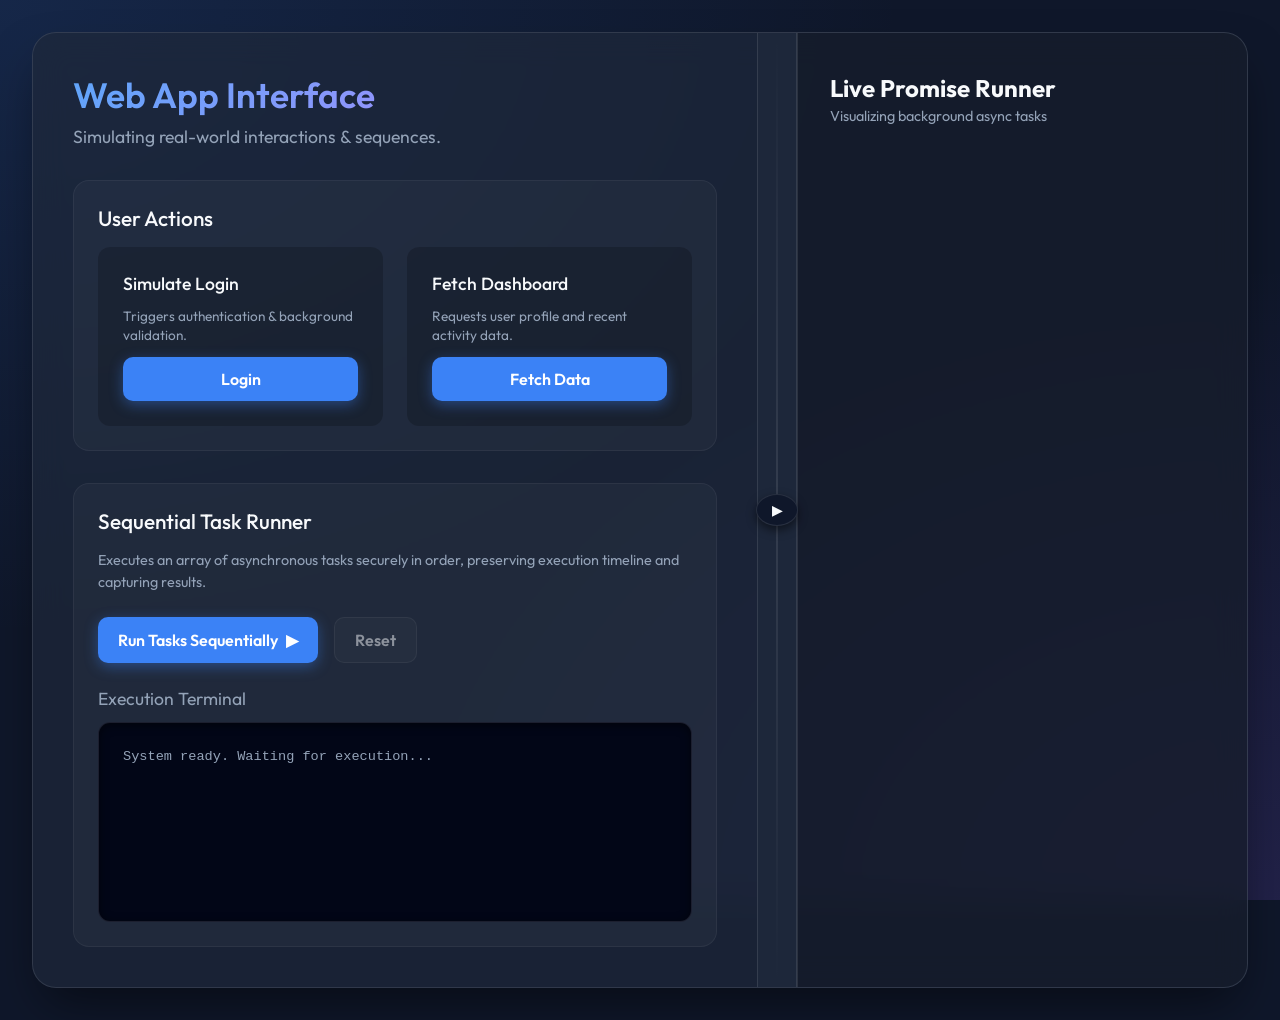
<file: runner.html>
<!DOCTYPE html>
<html lang="en">

<head>
    <meta charset="UTF-8">
    <meta name="viewport" content="width=device-width, initial-scale=1.0">
    <title>Promise-Based Sequence Runner</title>
    <meta name="description" content="Sequential Async Execution Demonstration">
    <link rel="stylesheet" href="runner.css">
    <link href="https://fonts.googleapis.com/css2?family=Outfit:wght@300;400;600&display=swap" rel="stylesheet">
</head>

<body>
    <div class="app-container split-layout">

        <main class="left-panel">
            <header class="app-header">
                <h1>Web App Interface</h1>
                <p>Simulating real-world interactions & sequences.</p>
            </header>

            <section class="interaction-section box-panel">
                <h2>User Actions</h2>
                <div class="action-grid">
                    <div class="action-card">
                        <h3>Simulate Login</h3>
                        <p>Triggers authentication & background validation.</p>
                        <button id="login-btn" class="primary-btn">
                            <span class="btn-text">Login</span>
                        </button>
                    </div>
                    <div class="action-card">
                        <h3>Fetch Dashboard</h3>
                        <p>Requests user profile and recent activity data.</p>
                        <button id="fetch-data-btn" class="primary-btn">
                            <span class="btn-text">Fetch Data</span>
                        </button>
                    </div>
                </div>
            </section>

            <section class="assignment-section box-panel">
                <h2>Sequential Task Runner</h2>
                <p class="section-desc">Executes an array of asynchronous tasks securely in order, preserving execution
                    timeline and capturing results.</p>
                <div class="controls">
                    <button id="run-btn" class="primary-btn">
                        <span class="btn-text">Run Tasks Sequentially</span>
                        <span class="btn-icon">▶</span>
                    </button>
                    <button id="reset-btn" class="secondary-btn" disabled>
                        <span class="btn-text">Reset</span>
                    </button>
                </div>

                <div class="results-panel">
                    <h3>Execution Terminal</h3>
                    <div class="terminal" id="terminal-output">
                        <p class="log-entry system">System ready. Waiting for execution...</p>
                    </div>
                </div>
            </section>
        </main>

        <div class="divider-container" id="panel-divider">
            <button id="toggle-runner-btn" class="toggle-btn" title="Toggle Live Runner">
                <span class="toggle-icon">▶</span>
            </button>
            <div class="divider-line"></div>
        </div>

        <aside class="right-panel visualizer" id="live-runner-panel">
            <div class="panel-header">
                <h2>Live Promise Runner</h2>
                <p>Visualizing background async tasks</p>
            </div>
            <div class="task-list" id="task-list">
            </div>
        </aside>

    </div>
    <script src="runner.js"></script>
</body>

</html>
</file>
<file: runner.css>
:root {
    --bg-color: #0f172a;
    --panel-bg: rgba(30, 41, 59, 0.7);
    --border-color: rgba(255, 255, 255, 0.1);
    --text-primary: #f8fafc;
    --text-secondary: #94a3b8;
    --accent-color: #3b82f6;
    --accent-hover: #2563eb;
    --success-color: #10b981;
    --error-color: #ef4444;
    --warning-color: #f59e0b;
    --task-pending: rgba(59, 130, 246, 0.1);
    --task-active: rgba(59, 130, 246, 0.3);
    --task-done: rgba(16, 185, 129, 0.2);
    --task-failed: rgba(239, 68, 68, 0.2);
}

* {
    box-sizing: border-box;
    margin: 0;
    padding: 0;
}

body {
    font-family: 'Outfit', sans-serif;
    background-color: var(--bg-color);
    background-image:
        radial-gradient(at 0% 0%, rgba(59, 130, 246, 0.15) 0px, transparent 50%),
        radial-gradient(at 100% 100%, rgba(139, 92, 246, 0.15) 0px, transparent 50%);
    background-attachment: fixed;
    color: var(--text-primary);
    min-height: 100vh;
    display: flex;
    justify-content: center;
    padding: 2rem;
}

.app-container {
    width: 100%;
    max-width: 1300px;
    background: var(--panel-bg);
    border: 1px solid var(--border-color);
    border-radius: 24px;
    backdrop-filter: blur(16px);
    box-shadow: 0 25px 50px -12px rgba(0, 0, 0, 0.5);
    display: flex;
    flex-direction: row;
    align-items: stretch;
    overflow: hidden;
}

.left-panel {
    flex: 1;
    padding: 2.5rem;
    display: flex;
    flex-direction: column;
    gap: 2rem;
    overflow-y: auto;
}

.right-panel {
    width: 450px;
    background: rgba(0, 0, 0, 0.2);
    border-left: 1px solid var(--border-color);
    padding: 2.5rem 2rem;
    display: flex;
    flex-direction: column;
    gap: 1.5rem;
    transition: all 0.4s cubic-bezier(0.4, 0, 0.2, 1);
    overflow-y: auto;
}

.right-panel.collapsed {
    width: 0;
    padding-left: 0;
    padding-right: 0;
    border-left: none;
    opacity: 0;
}

.divider-container {
    width: 40px;
    background: rgba(30, 41, 59, 0.9);
    display: flex;
    justify-content: center;
    align-items: center;
    position: relative;
    border-left: 1px solid var(--border-color);
    border-right: 1px solid var(--border-color);
    cursor: col-resize;
    z-index: 10;
}

.divider-line {
    width: 2px;
    height: 100%;
    background: linear-gradient(to bottom, transparent, rgba(255, 255, 255, 0.1), transparent);
}

.toggle-btn {
    position: absolute;
    width: 32px;
    height: 32px;
    border-radius: 50%;
    background: var(--bg-color);
    border: 1px solid var(--border-color);
    color: var(--text-primary);
    display: flex;
    justify-content: center;
    align-items: center;
    cursor: pointer;
    box-shadow: 0 4px 10px rgba(0, 0, 0, 0.5);
    transition: all 0.3s ease;
    z-index: 11;
}

.toggle-btn:hover {
    background: var(--accent-color);
    border-color: var(--accent-color);
}

.toggle-btn.rotated .toggle-icon {
    transform: rotate(180deg);
}

.toggle-icon {
    transition: transform 0.3s ease;
    font-size: 0.8rem;
}

.app-header h1 {
    font-size: 2.2rem;
    font-weight: 600;
    background: linear-gradient(135deg, #60a5fa, #c084fc);
    -webkit-background-clip: text;
    background-clip: text;
    -webkit-text-fill-color: transparent;
    margin-bottom: 0.5rem;
}

.app-header p {
    color: var(--text-secondary);
    font-size: 1.1rem;
}

.panel-header h2 {
    font-size: 1.5rem;
    color: var(--text-primary);
    margin-bottom: 0.25rem;
}

.panel-header p {
    font-size: 0.9rem;
    color: var(--text-secondary);
}

.box-panel {
    background: rgba(255, 255, 255, 0.03);
    border-radius: 16px;
    padding: 1.5rem;
    border: 1px solid rgba(255, 255, 255, 0.05);
}

.box-panel h2 {
    font-size: 1.3rem;
    margin-bottom: 1rem;
    color: var(--text-primary);
    font-weight: 500;
}

.section-desc {
    color: var(--text-secondary);
    font-size: 0.9rem;
    margin-bottom: 1.5rem;
    line-height: 1.5;
}

.action-grid {
    display: grid;
    grid-template-columns: 1fr 1fr;
    gap: 1.5rem;
}

.action-card {
    background: rgba(0, 0, 0, 0.2);
    border-radius: 12px;
    padding: 1.5rem;
    display: flex;
    flex-direction: column;
    gap: 0.75rem;
    border: 1px solid transparent;
    transition: all 0.3s ease;
}

.action-card:hover {
    border-color: rgba(59, 130, 246, 0.3);
    background: rgba(0, 0, 0, 0.3);
}

.action-card h3 {
    font-size: 1.1rem;
    font-weight: 500;
}

.action-card p {
    color: var(--text-secondary);
    font-size: 0.85rem;
    line-height: 1.4;
    flex-grow: 1;
}

.controls {
    display: flex;
    gap: 1rem;
    margin-bottom: 1.5rem;
}

button {
    font-family: inherit;
    font-size: 1rem;
    font-weight: 600;
    padding: 0.75rem 1.25rem;
    border: none;
    border-radius: 10px;
    cursor: pointer;
    display: inline-flex;
    align-items: center;
    justify-content: center;
    gap: 0.5rem;
    transition: all 0.3s ease;
}

.primary-btn {
    background: var(--accent-color);
    color: white;
    box-shadow: 0 4px 14px rgba(59, 130, 246, 0.4);
}

.primary-btn:hover:not(:disabled) {
    background: var(--accent-hover);
    transform: translateY(-2px);
    box-shadow: 0 6px 20px rgba(59, 130, 246, 0.5);
}

.primary-btn:active:not(:disabled) {
    transform: translateY(0);
}

.primary-btn:disabled {
    background: #334155;
    color: #94a3b8;
    cursor: not-allowed;
    box-shadow: none;
}

.secondary-btn {
    background: rgba(255, 255, 255, 0.05);
    color: var(--text-primary);
    border: 1px solid var(--border-color);
}

.secondary-btn:hover:not(:disabled) {
    background: rgba(255, 255, 255, 0.1);
}

.secondary-btn:disabled {
    opacity: 0.5;
    cursor: not-allowed;
}

.task-list {
    display: flex;
    flex-direction: column;
    gap: 1rem;
}

.task-item {
    background: var(--task-pending);
    border-radius: 12px;
    padding: 1rem 1.25rem;
    display: flex;
    justify-content: space-between;
    align-items: center;
    border-left: 4px solid #475569;
    transition: all 0.5s ease;
    opacity: 0.7;
}

.task-item.active {
    background: var(--task-active);
    border-left-color: var(--accent-color);
    opacity: 1;
    transform: scale(1.02);
    box-shadow: 0 4px 15px rgba(59, 130, 246, 0.2);
}

.task-item.active .task-spinner {
    display: block;
}

.task-item.done {
    background: var(--task-done);
    border-left-color: var(--success-color);
    opacity: 1;
}

.task-item.failed {
    background: var(--task-failed);
    border-left-color: var(--error-color);
    opacity: 1;
}

.task-info {
    display: flex;
    align-items: center;
    gap: 0.75rem;
}

.task-icon {
    font-size: 1.2rem;
}

.task-name {
    font-size: 1rem;
    font-weight: 400;
}

.task-status-container {
    display: flex;
    align-items: center;
    gap: 0.75rem;
}

.task-status {
    font-size: 0.85rem;
    color: var(--text-secondary);
    text-transform: uppercase;
    letter-spacing: 0.05em;
    font-weight: 600;
}

.task-spinner {
    display: none;
    width: 20px;
    height: 20px;
    border: 3px solid rgba(255, 255, 255, 0.1);
    border-radius: 50%;
    border-top-color: var(--accent-color);
    animation: spin 1s linear infinite;
}

@keyframes spin {
    to {
        transform: rotate(360deg);
    }
}

.results-panel {
    display: flex;
    flex-direction: column;
    gap: 0.75rem;
}

.results-panel h3 {
    font-size: 1.1rem;
    color: var(--text-secondary);
    font-weight: 400;
}

.terminal {
    background: #020617;
    border-radius: 12px;
    padding: 1.5rem;
    font-family: 'Courier New', Courier, monospace;
    font-size: 0.85rem;
    height: 200px;
    overflow-y: auto;
    border: 1px solid var(--border-color);
    box-shadow: inset 0 2px 10px rgba(0, 0, 0, 0.5);
    display: flex;
    flex-direction: column;
    gap: 0.5rem;
}

.terminal::-webkit-scrollbar {
    width: 8px;
}

.terminal::-webkit-scrollbar-track {
    background: #0f172a;
    border-radius: 4px;
}

.terminal::-webkit-scrollbar-thumb {
    background: #334155;
    border-radius: 4px;
}

.log-entry {
    line-height: 1.4;
    word-break: break-all;
    animation: fadeIn 0.3s ease;
}

@keyframes fadeIn {
    from {
        opacity: 0;
        transform: translateY(5px);
    }

    to {
        opacity: 1;
        transform: translateY(0);
    }
}

.log-entry .timestamp {
    color: #64748b;
    margin-right: 0.5rem;
}

.log-entry.system {
    color: var(--text-secondary);
}

.log-entry.start {
    color: var(--accent-color);
}

.log-entry.success {
    color: var(--success-color);
}

.log-entry.error {
    color: var(--error-color);
}

.log-entry.result {
    color: #c084fc;
    font-weight: bold;
}

@media (max-width: 900px) {
    .app-container {
        flex-direction: column;
    }

    .right-panel {
        width: 100%;
        border-left: none;
        border-top: 1px solid var(--border-color);
    }

    .divider-container {
        width: 100%;
        height: 40px;
        border-left: none;
        border-right: none;
        border-top: 1px solid var(--border-color);
        border-bottom: 1px solid var(--border-color);
        cursor: row-resize;
    }

    .divider-line {
        height: 2px;
        width: 100%;
        background: linear-gradient(to right, transparent, rgba(255, 255, 255, 0.1), transparent);
    }

    .action-grid {
        grid-template-columns: 1fr;
    }
}
</file>
